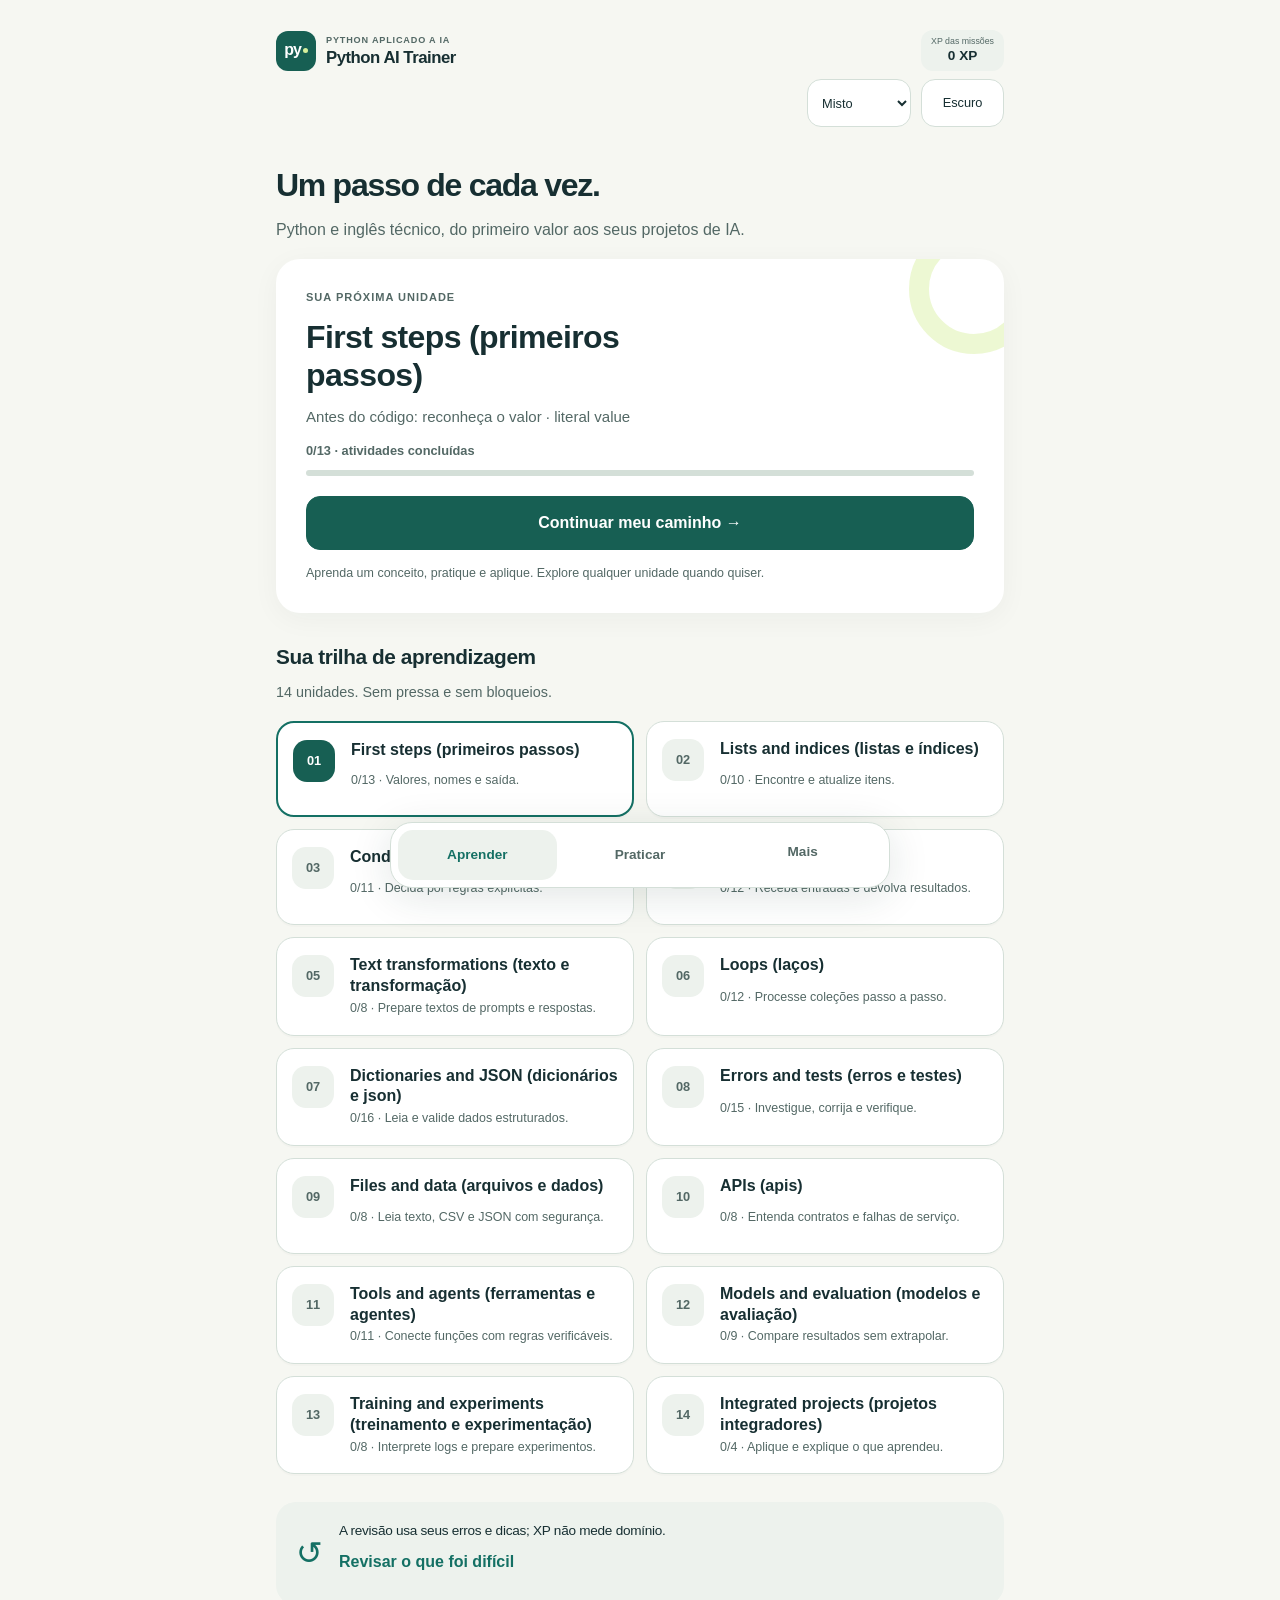
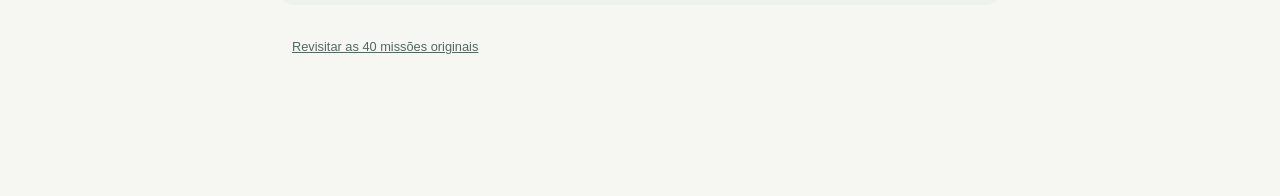
<file: index.html>
<!doctype html>
<html lang="pt-BR"><head><meta charset="utf-8"><meta name="viewport" content="width=device-width, initial-scale=1, viewport-fit=cover"><meta name="theme-color" content="#f6f7f2"><title>Python AI Trainer</title><link rel="icon" href="favicon.svg" type="image/svg+xml"><link rel="stylesheet" href="style.css"><link rel="stylesheet" href="learning/learning.css"><link rel="stylesheet" href="projects/projects.css"><link rel="stylesheet" href="runtime/runtime.css"><link rel="stylesheet" href="experiments/experiments.css"><link rel="stylesheet" href="curriculum/design.css"></head>
<body><p id="storageStatus" role="status" hidden></p><main class="app-shell"><header class="topbar"><span class="brand-mark" aria-hidden="true">py<span>↗</span></span><div class="brand-title"><p id="tagline" class="eyebrow">Python aplicado a IA</p><h1>Python AI Trainer</h1></div><label for="language" id="languageLabel">Idioma</label><select id="language"><option value="pt">Português</option><option value="mixed">Misto</option><option value="en">English</option></select><button id="themeToggle" disabled>Escuro</button><div class="xp-box"><small id="xpScope">XP das missões</small><br><strong id="xp">0 XP</strong></div></header>
<nav id="learningNav" class="learning-nav" aria-label="Áreas de aprendizagem" hidden><button id="vLearnTab">Aprender</button><button id="vPracticeTab">Praticar</button><details id="jMenu"><summary id="jMenuLabel"></summary><div id="jNav" class="learning-nav-links"><button data-area="learn"></button><button data-area="practice"></button><button data-area="projects"></button><button data-area="lab"></button><button data-area="progress"></button></div></details></nav>
<section id="home"><p id="bootStatus" role="status">Preparando o treino / Loading training…</p><h2 id="homeTitle" tabindex="-1">Seu treino</h2><p id="jIntro"></p><button id="jRetry" hidden>Recarregar / Retry</button><section id="jRecommendations" class="learning-card"><p id="vUnitEyebrow" class="eyebrow"></p><h3 id="jNextTitle"></h3><p id="jNextMission"></p><p id="vHeroProgress"></p><div class="progress-track" aria-hidden="true"><div id="vHeroBar" class="progress-bar"></div></div><button id="continue" class="primary">Continuar treino</button><div id="jNext" class="learning-stack"></div><p id="jRecommendationNote" class="description"></p></section>
<section id="curriculumArea" hidden><section id="vPathPanel"><h3 id="vPathTitle" tabindex="-1"></h3><p id="vPathNote" class="description"></p><div id="vPath"></div></section><section id="vUnitPanel" hidden><button id="vBackPath"></button><h2 id="vUnitTitle" tabindex="-1"></h2><p id="vUnitGoal"></p><p id="vUnitPrereq"></p><button id="vPrepareUnit" hidden></button><p id="vUnitCount" class="eyebrow"></p><div id="vUnitLessons"></div><div id="vApply" class="learning-stack"></div><button id="vNextUnit" class="primary"></button></section><section class="review-card"><span aria-hidden="true">↺</span><div><h3 id="vReviewNote"></h3><button id="vReview"></button></div></section><button id="vLegacy" class="text-button"></button></section><article id="jLearn" class="learning-card"><h3 id="jLearnTitle" tabindex="-1"></h3><p id="homeProgress"></p><details><summary id="jLibraryLabel"></summary><p id="jExploreNote"></p><div id="jMissionList" class="learning-stack"></div></details></article>
<article id="jPractice" class="learning-card"><h3 id="jPracticeTitle" tabindex="-1"></h3><p id="jPracticeNote"></p><div class="learning-stack"><button id="runtimeButton">Run Python (executar Python)</button><button id="debugButton"></button><div id="debugList" hidden></div><button id="jDebug"></button><button id="jTesting"></button></div></article>
<article id="jProjects" class="learning-card"><h3 id="jProjectsTitle" tabindex="-1"></h3><p id="jProjectsNote"></p><div class="learning-stack"><button id="projectsButton">Python AI Lab — Projetos</button><button id="jPortfolio"></button></div></article>
<article id="jLab" class="learning-card"><h3 id="jLabTitle" tabindex="-1"></h3><p id="jLabNote"></p><dl id="jModes"></dl><div class="learning-stack"><button id="aiLabButton"></button><button id="experimentsButton">Experimentos de IA</button></div><details id="jAdvancedLab"><summary id="jAdvancedLabel"></summary><button id="modelLabButton" hidden>AI Model Lab</button></details><p id="jKaggleState" class="learning-notice"></p></article>
<article id="jProgress" class="learning-card"><h3 id="jProgressTitle" tabindex="-1"></h3><p id="jProgressNote"></p><div id="jSummary"></div><p id="jXP" class="description"></p><div class="learning-stack"><button id="reviewButton"></button><button id="jSkills"></button><button id="jExport"></button></div><p id="reviewNotice" role="status" aria-live="polite"></p><details><summary id="jEvidenceLabel"></summary><div id="jEvidence"></div></details><button id="reset">Resetar progresso</button></article></section>
<aside id="curriculumBridge" class="learning-card" hidden><h2 id="vBridgeTitle"></h2><p id="vBridgeNote"></p><div id="vBridgeUnits" class="learning-stack"></div></aside><section id="mission" hidden><button id="returnToProject" hidden></button><button id="homeButton">← Início</button><button id="vMissionUnit" hidden></button><div class="progress-card"><p id="module"></p><p id="counter"></p><div class="progress-track"><div id="bar" class="progress-bar"></div></div></div><article class="mission-card"><h2 id="title"></h2><p id="prompt"></p><aside id="vLesson" class="lesson-note" hidden><h3 id="vLessonTitle"></h3><p id="vLessonText"></p></aside><section id="debugPanel" hidden><p id="debugNotice"></p><pre id="debugError"></pre><div id="investigate"></div><p id="investigationFeedback" aria-live="polite"></p></section><pre id="context"></pre><pre id="code"></pre><div id="answer" class="answer"></div><pre id="assembled" class="code-display" hidden></pre><div id="legend" class="legend"></div><section id="glossary" hidden><div id="termDetails"></div><button id="knowTerm"></button><button id="closeGlossary"></button></section><button id="simulate" hidden></button><section id="simulation" hidden><p id="simLabel"></p><pre id="simCode"></pre><p id="simExplanation" aria-live="polite"></p><h3 id="variablesLabel"></h3><pre id="simVariables"></pre><h3 id="outputLabel"></h3><pre id="simOutput"></pre><div class="actions"><button id="prevLine"></button><button id="nextLine"></button><button id="resetSim"></button></div></section><div class="actions"><button id="hint">Dica 1</button><button id="submit" class="primary">Responder</button></div><p id="feedback" role="status" aria-live="polite"></p><details id="vExplanation"><summary id="vExplanationLabel"></summary><p id="vExplanationText"></p></details><button id="next" class="primary" hidden>Próxima missão</button></article><button id="restartModule">Recomeçar módulo</button></section><section id="aiLab" hidden><button id="labHome"></button><h2 id="labTitle"></h2><p id="labNotice"></p><div id="labChoices" class="actions"></div><section id="labFlow" hidden><h3 id="labStage"></h3><pre id="labData"></pre><p id="labExplanation"></p><div id="labActions" class="answer"></div><p id="labFeedback" aria-live="polite"></p><div class="actions"><button id="labPrev"></button><button id="labNext"></button><button id="labRestart"></button></div></section></section><section id="projectsArea" hidden aria-label="Python AI Lab">
  <nav class="project-nav" aria-label="Python AI Lab navigation">
    <button id="pHome"></button><details id="pMenu"><summary id="pMenuLabel"></summary><div class="project-stack"><button id="pHub"></button><button id="pDebug"></button><button id="pTesting"></button><button id="pSkills"></button><button id="pPortfolio"></button></div></details>
  </nav>
  <p id="pXP" class="eyebrow"></p>
  <section id="pListPanel"><h2 id="pListTitle" tabindex="-1"></h2><p id="pListIntro"></p><div id="pList"></div></section>
  <section id="pActivity" hidden>
    <h2 id="pTitle" tabindex="-1"></h2><details id="pObjective"><summary id="pObjectiveLabel"></summary><p id="pGoal"></p><p id="pContext" class="description"></p></details><p id="pProgress"></p>
    <details><summary id="pNavigationSummary">Etapas / Stages</summary><div id="pStepList" class="project-stack"></div></details>
    <article class="mission-card project-stage">
      <h3 id="pStep" tabindex="-1"></h3><p id="pPrompt"></p><button id="pPrepare" hidden></button><pre id="pCode"></pre><pre id="pEvidence" hidden></pre>
      <div id="pAnswers" class="answer"></div>
      <div class="actions"><button id="pHint"></button><button id="pSubmit" class="primary"></button></div>
      <p id="pFeedback" aria-live="polite" role="status"></p>
      <aside id="pSupport" class="project-support" hidden><p id="pSupportText"></p><div class="actions"><button id="pReview"></button><button id="pExample"></button><button id="pProceed"></button></div></aside>
      <div id="pLayers" class="actions"></div><p id="pLayerText" class="project-support" hidden></p>
      <div id="pTerms" class="actions"></div><pre id="pTermText" class="project-support" hidden></pre>
      <div class="actions"><button id="pPrev"></button><button id="pNext" class="primary"></button></div>
    </article>
    <details id="pWorkspace"><summary id="pWorkspaceLabel"></summary><p id="pArtifactSummary"></p><pre id="pArtifact"></pre><pre id="pPreview"></pre><pre id="pSolution"></pre></details>
    <section class="project-card"><button id="pRunTests"></button><p id="pTestsNotice"></p><pre id="pTestsResult" aria-live="polite"></pre></section>
    <details id="pFlow"><summary id="pFlowSummary"></summary><p id="pFlowNotice"></p><div id="pFlowChoices" class="actions"></div><div id="pFlowPath" class="project-stack"></div><h3 id="pFlowTitle"></h3><h4 id="pInputLabel"></h4><pre id="pFlowInput"></pre><h4 id="pOutputLabel"></h4><pre id="pFlowOutput"></pre><p id="pFlowExplanation" aria-live="polite"></p><div class="actions"><button id="pFlowPrev"></button><button id="pFlowNext"></button><button id="pFlowReset"></button></div></details>
    <button id="pPython" hidden></button><p id="pLimit" class="description"></p><button id="pRestart"></button>
  </section>
  <section id="pConclusion" hidden><h2 id="pConclusionTitle" tabindex="-1"></h2><p id="pConclusionResult"></p><p id="pConclusionLimit"></p><div class="actions"><button id="pConclusionPython" hidden></button><button id="pRevisit"></button><button id="pExport"></button></div></section>
  <section id="pPortfolioPanel" hidden><h2 id="pPortfolioTitle" tabindex="-1"></h2><p id="pPortfolioIntro"></p><div id="pPortfolioList"></div></section>
  <section id="pSkillsPanel" hidden><h2 id="pSkillsTitle" tabindex="-1"></h2><p id="pSkillsIntro"></p><div id="pSkillsCards"></div></section>
</section>
<section id="experimentArea" hidden aria-label="AI experiments"></section><section id="runtimeArea" hidden aria-label="Python runtime"></section><section id="modelLabArea" hidden aria-label="AI Model Lab"></section><aside id="learningRelated" class="learning-card" hidden><h2 id="jRelatedTitle"></h2><p id="jRelatedNote"></p><div id="jPreparation"></div><div id="jRelated" class="learning-stack"></div></aside></main>
<script src="core/download.js"></script><script src="core/storage.js"></script><script src="core/progress.js"></script><script src="core/session.js"></script><script src="core/simulation.js"></script><script src="core/content.js"></script><script src="labs.js"></script><script src="game.js"></script><script src="language.js"></script><script src="projects/engine.js"></script><script src="projects/models.js"></script><script src="projects/portfolio.js"></script><script src="projects/flow-view.js"></script><script src="projects/view.js"></script><script src="runtime/content.js"></script><script src="runtime/progress.js"></script><script src="runtime/client.js"></script><script src="runtime/view.js"></script><script src="model-lab/contracts.js"></script><script src="model-lab/kaggle.js"></script><script src="model-lab/state.js"></script><script src="model-lab/view.js"></script><script src="experiments/contracts.js"></script><script src="experiments/state.js"></script><script src="experiments/view.js"></script><script src="learning/engine.js"></script><script src="learning/view.js"></script><script src="curriculum/engine.js"></script><script src="curriculum/view.js"></script><script src="app.js"></script></body></html>
</file>
<file: style.css>
:root{color-scheme:light;--bg:#f6f7f2;--panel:#fff;--card:#edf2ed;--text:#172f32;--muted:#536865;--border:#d4dfd8;--accent:#175f53;--accent-2:#147064;--success:#216b45;--danger:#a52d38;--focus:#086f86;--code:#142b32;--code-text:#e5f2e9}
:root[data-theme=dark]{color-scheme:dark;--bg:#101d22;--panel:#192b30;--card:#21383b;--text:#edf5ed;--muted:#b5c9c4;--border:#385458;--accent:#c2e7a3;--accent-2:#b3e1d4;--success:#b6e4bd;--danger:#ffc7c7;--focus:#a7e3eb;--code:#0a171c;--code-text:#e5f2e9}
*{box-sizing:border-box}body{margin:0;background:var(--bg);color:var(--text);font:16px/1.55 -apple-system,BlinkMacSystemFont,"Segoe UI",sans-serif;-webkit-text-size-adjust:100%}button,select,input,textarea{font:inherit}button,summary,a,select{touch-action:manipulation}button,select,input{min-height:48px;border:1px solid var(--border);border-radius:14px;background:var(--panel);color:var(--text);padding:12px 16px;max-width:100%;overflow-wrap:anywhere;cursor:pointer}button{transition:border-color .15s}button:hover{border-color:var(--accent-2)}button:active{transform:translateY(1px)}button:disabled{opacity:.65;cursor:default}button.primary{background:var(--accent);color:#fff;border-color:var(--accent);font-weight:700}:root[data-theme=dark] button.primary{color:#12312b}button.selected,[aria-pressed=true]{outline:3px solid var(--accent-2);outline-offset:-2px;background:var(--card)}[hidden],.hidden{display:none!important}button:focus-visible,select:focus-visible,summary:focus-visible,a:focus-visible,textarea:focus-visible,[tabindex]:focus-visible{outline:3px solid var(--focus)!important;outline-offset:4px}.app-shell{width:min(100%,760px);margin:auto;padding:20px 18px 130px}.topbar{display:grid;grid-template-columns:40px minmax(0,1fr) auto;gap:8px 10px;align-items:center;margin-bottom:28px}.brand-mark{display:flex;align-items:center;gap:2px;justify-content:center;background:var(--accent);color:#fff;border-radius:12px;width:40px;height:40px;font-weight:800;letter-spacing:-1px}.brand-mark span{font-size:14px}.brand-title h1{font-size:1.05rem;letter-spacing:-.03em;margin:0;line-height:1.3}.eyebrow{font-size:.69rem;letter-spacing:.09em;text-transform:uppercase;font-weight:700;color:var(--muted);margin:0}.topbar #tagline{font-size:.57rem}.xp-box{grid-column:3;grid-row:1;padding:6px 10px;background:var(--card);border-radius:12px;text-align:center;line-height:1.3}.xp-box br{display:none}#xp{font-size:.85rem;display:block}#xpScope{font-size:.55rem;display:block;color:var(--muted)}#languageLabel{position:absolute;width:1px;height:1px;overflow:hidden;clip-path:inset(50%)}#language{grid-column:2;grid-row:2;justify-self:end;min-height:48px;padding:6px 10px;font-size:.8rem;width:104px}#themeToggle{grid-column:3;grid-row:2;min-height:48px;padding:6px 10px;font-size:.8rem}h2{font-size:clamp(1.6rem,6.5vw,2rem);line-height:1.16;letter-spacing:-.04em;margin:0 0 14px}h3{font-size:1.1rem;line-height:1.35;letter-spacing:-.02em;margin:18px 0 8px}p{margin:10px 0;overflow-wrap:anywhere}#homeTitle{max-width:20ch}#jIntro,.description{color:var(--muted)}.learning-card,.mission-card,.progress-card,.legend-card{background:var(--panel);border:1px solid var(--border);border-radius:22px;padding:20px;margin:20px 0;min-width:0}.progress-card{padding:12px 16px}.progress-card p{font-size:.8rem;color:var(--muted);margin:2px 0 8px}.progress-track{height:6px;background:var(--border);overflow:hidden;border-radius:99px}.progress-bar{height:100%;background:var(--accent-2);transition:width .25s;border-radius:99px}.actions{display:grid;grid-template-columns:repeat(2,minmax(0,1fr));gap:10px;margin-top:16px}.answer{display:grid;gap:10px;margin:20px 0}.answer button{text-align:left;padding:15px;line-height:1.5;white-space:pre-wrap;width:100%}pre,.code-display{padding:16px;background:var(--code);color:var(--code-text);border-radius:14px;font:14px/1.7 ui-monospace,SFMono-Regular,Menlo,monospace;max-width:100%;white-space:pre-wrap;word-break:break-word;overflow-wrap:anywhere;margin:16px 0;tab-size:4}.code-display{min-height:72px;border:1px dashed var(--border)}pre:empty{display:none}.legend{font-size:.85rem;color:var(--muted);margin:16px 0}.legend p{margin:6px 0}.legend button{font-size:.8rem;min-height:44px;padding:8px 12px;margin:4px 5px 4px 0;background:var(--card)}details{margin:14px 0}summary{cursor:pointer;min-height:48px;padding:12px 0;line-height:1.4;font-weight:600}#feedback:not(:empty),#storageStatus{background:var(--card);padding:16px;border-radius:14px;line-height:1.6}#feedback[data-kind=correct]{background:#e7f2e4;color:#255334}#feedback[data-kind=wrong]{background:#fff0ed;color:#932f39}#next{width:100%;margin:16px 0 0}#glossary,#simulation,#debugPanel{border:1px solid var(--border);border-radius:16px;padding:16px;margin:16px 0;background:var(--panel)}#simCode span{display:block}.current-line{background:#2f5751;border-left:3px solid #d6ef9c}.learning-stack{display:grid;gap:10px}.learning-stack button{text-align:left}.learning-notice{padding:12px;border-left:3px solid var(--accent-2);background:var(--card)}.learning-card dd{color:var(--muted)}:is(h2,h3)[tabindex]{scroll-margin-top:24px}select,textarea{max-width:100%;min-width:0}#runtimeArea textarea{background:var(--code);color:var(--code-text);font-size:16px}#rStale{color:var(--muted)}#rStatus,#eStatus,#eReportState{border-left-color:var(--accent-2)}#storageStatus{margin:8px;color:var(--text);border:1px solid var(--danger)}@media(max-width:360px){.app-shell{padding:16px 12px 130px}.actions{grid-template-columns:1fr}.mission-card,.learning-card{padding:16px}.topbar{gap:6px}.brand-title h1{font-size:.95rem}}@media(prefers-reduced-motion:reduce){*,*::before,*::after{animation:none!important;transition:none!important;scroll-behavior:auto!important}}
</file>
<file: learning/learning.css>
.app-shell{padding-top:max(12px,env(safe-area-inset-top));padding-right:max(12px,env(safe-area-inset-right));padding-bottom:max(24px,env(safe-area-inset-bottom));padding-left:max(12px,env(safe-area-inset-left))}
.learning-nav{position:sticky;top:0;z-index:5;background:var(--bg);border-bottom:1px solid var(--border);padding:8px 0;margin-bottom:14px}
.learning-nav details{margin:0}.learning-nav summary{min-height:48px;display:list-item;cursor:pointer;padding:12px;border:1px solid var(--border);border-radius:12px;background:var(--card)}
.learning-nav-links{display:grid;grid-template-columns:1fr 1fr;gap:8px;padding:10px 0;max-height:60svh;overflow-y:auto}
.learning-nav-links button[aria-current=page]{border-color:#a5b4fc;outline:2px solid #a5b4fc;outline-offset:-2px}
.learning-card{background:var(--panel);border:1px solid var(--border);border-radius:16px;padding:16px;margin:16px 0;min-width:0;overflow-wrap:anywhere}
.learning-card>h2,.learning-card>h3{margin:0 0 12px}.learning-card p{line-height:1.5}.learning-card details{margin-top:12px}.learning-card summary{min-height:44px;padding:10px 0;cursor:pointer}
.learning-stack{display:grid;gap:10px}.learning-stack button{width:100%;text-align:left;white-space:normal;overflow-wrap:anywhere;min-height:48px}
.learning-card button,.learning-nav button{max-width:100%;white-space:normal;overflow-wrap:anywhere}.learning-card dl{margin:12px 0}.learning-card dt{font-weight:700;margin-top:14px}.learning-card dd{margin:4px 0 12px;color:#cbd5e1;line-height:1.5}
.learning-notice{border-left:3px solid #a5b4fc;padding:10px;background:var(--card)}
#jMissionList{max-height:60svh;overflow-y:auto;padding:4px}#jEvidence article{border-bottom:1px solid var(--border);padding:8px 0}#jPreparation pre{padding:10px;border:1px solid var(--border);border-radius:10px}#jPreparation details{border-bottom:1px solid var(--border)}
#storageStatus{position:relative;z-index:6;padding:12px;margin:0;background:#3b2840;color:#fef3c7;overflow-wrap:anywhere}#xpScope{color:#cbd5e1}
:is(h2,h3)[tabindex]{scroll-margin-top:90px}:is(summary,a,h2,h3):focus-visible{outline:3px solid #a5b4fc;outline-offset:3px}button:disabled{opacity:.7;color:#cbd5e1}
@media(max-width:340px){.learning-nav-links{grid-template-columns:1fr}.learning-card{padding:12px}}
@media(prefers-reduced-motion:reduce){html{scroll-behavior:auto}}
</file>
<file: projects/projects.css>
.project-nav,.project-stack{display:grid;gap:8px;margin:12px 0}.project-nav{grid-template-columns:repeat(2,minmax(0,1fr))}#projectsArea{max-width:100%;min-width:0}#projectsArea button{min-height:48px;white-space:pre-wrap;overflow-wrap:anywhere;max-width:100%;font-size:1rem}#projectsArea pre{font-size:.88rem;max-width:100%;white-space:pre-wrap;overflow-wrap:anywhere;word-break:break-word}#projectsArea p{line-height:1.5;overflow-wrap:anywhere}#projectsArea details,.project-card{padding:14px;margin:12px 0;border:1px solid var(--border);border-radius:14px;background:var(--panel)}#projectsArea summary{min-height:44px;cursor:pointer;font-weight:600;line-height:1.5;overflow-wrap:anywhere}.project-card h3{margin-top:0}.project-stage{margin:12px 0}.project-support{border-left:3px solid #a5b4fc;background:var(--card);padding:12px;margin:12px 0}.project-stack [aria-current=step],#pFlowPath [aria-current=step]{outline:2px solid #a5b4fc;background:#39317d}.project-stack button{text-align:left}#pFlowPath button:not(:last-child)::after{content:' ↓';color:#c7d2fe}.flow-warning{border-left:3px solid #f59e0b;padding-left:12px}#storageStatus{margin:8px;padding:12px;border:1px solid #f59e0b;border-radius:8px;line-height:1.4}#pAnswers button[disabled]{opacity:1;cursor:default}#pAnswers button[disabled]:not(.selected){opacity:.6}#returnToProject{margin:8px 0;min-height:48px}@media(max-width:360px){.project-nav{grid-template-columns:1fr}.project-card,#projectsArea details{padding:10px}}@media(prefers-reduced-motion:reduce){#projectsArea *{scroll-behavior:auto!important;transition:none!important}}
#projectsArea .project-nav>details{margin:0;padding:10px;align-self:start}#projectsArea .project-nav>details>summary{min-height:28px}#pTestsResult{line-height:1.7}#pStep,#pTitle,#pConclusionTitle{scroll-margin-top:12px}
</file>
<file: runtime/runtime.css>
#runtimeArea,#modelLabArea{width:100%;min-width:0;overflow-wrap:anywhere}#runtimeArea textarea,#runtimeArea select,#modelLabArea select{display:block;width:100%;max-width:100%;min-width:0;margin:8px 0}#runtimeArea textarea{box-sizing:border-box;background:#090f1d;color:var(--text);border:1px solid var(--border);border-radius:10px;padding:10px;font:16px/1.5 ui-monospace,SFMono-Regular,Menlo,monospace;resize:vertical;tab-size:4;white-space:pre-wrap;overflow-wrap:anywhere}#runtimeArea label{display:block;margin-top:10px}#runtimeArea button,#modelLabArea button{max-width:100%;white-space:pre-wrap;overflow-wrap:anywhere}#runtimeArea details,#rLinePanel,#rResult,#modelLabArea article{border:1px solid var(--border);border-radius:12px;padding:12px;margin:12px 0;background:var(--panel)}#runtimeArea pre,#modelLabArea pre{font-size:14px;line-height:1.5}#rStatus{padding:12px;border-left:4px solid var(--accent-2);background:var(--panel)}#rCases p{margin:8px 0}#rStale{color:#fbbf24}#runtimeArea textarea:focus-visible{outline:3px solid #a5b4fc;outline-offset:2px}#rChoices button{font-family:ui-monospace,SFMono-Regular,Menlo,monospace}#rHome,#rBack{margin:4px 0}#modelLabArea label{display:block;margin:10px 0}#modelLabArea .actions{grid-template-columns:1fr}#modelLabArea input{font:inherit;max-width:100%;width:100%;min-height:48px;color:var(--text);background:var(--card);border:1px solid var(--border);border-radius:10px;padding:8px}
</file>
<file: experiments/experiments.css>
#experimentArea{min-width:0;overflow-wrap:anywhere}#experimentArea button{max-width:100%;min-height:48px;white-space:normal;overflow-wrap:anywhere}#experimentArea article,#experimentArea details,#eResult{padding:12px;margin:12px 0;border:1px solid var(--border);border-radius:12px;background:var(--panel)}#experimentArea select{display:block;min-width:0;width:100%;max-width:100%;margin:8px 0}#experimentArea label{display:block;margin:8px 0}#experimentArea pre{max-width:100%;font-size:14px;line-height:1.5;white-space:pre-wrap;overflow-wrap:anywhere}#eStatus,#eReportState{padding:10px;border-left:4px solid var(--accent-2);background:var(--panel)}#experimentArea .actions{grid-template-columns:1fr}#eFeedback{padding:8px}#eNotebook{max-height:65vh;overflow-y:auto}#eSource{font-size:.9rem}#eNav button[aria-current=step]{outline:2px solid var(--accent-2)}
</file>
<file: curriculum/design.css>
/* The final visual layer also unifies preserved advanced modules. */
.app-shell{padding-top:max(18px,env(safe-area-inset-top));padding-right:max(16px,env(safe-area-inset-right));padding-left:max(16px,env(safe-area-inset-left));padding-bottom:calc(125px + env(safe-area-inset-bottom))}.learning-nav{position:fixed;top:auto;bottom:max(12px,env(safe-area-inset-bottom));left:50%;transform:translateX(-50%);width:min(calc(100% - 24px),500px);z-index:20;display:grid;grid-template-columns:1fr 1fr 1fr;gap:4px;border:1px solid var(--border);border-radius:22px;background:var(--panel);padding:7px;box-shadow:0 8px 40px #16382d20;margin:0}.learning-nav>button,.learning-nav summary{min-height:50px;background:transparent;border:0;border-radius:15px;text-align:center;font-size:.85rem;font-weight:700;padding:12px 4px;display:block;color:var(--muted)}.learning-nav>button[aria-current=page]{background:var(--card);color:var(--accent-2)}.learning-nav details{margin:0}.learning-nav summary::-webkit-details-marker{display:none}.learning-nav summary::marker{content:''}.learning-nav-links{position:absolute;bottom:76px;left:0;right:0;background:var(--panel);border:1px solid var(--border);border-radius:20px;padding:12px;box-shadow:0 12px 36px #16382d24;display:grid;grid-template-columns:1fr;max-height:65svh;overflow:auto}.learning-nav-links button{text-align:left}.learning-nav-links button[aria-current=page]{outline-color:var(--accent-2);color:var(--accent-2)}#jRecommendations{background:var(--panel);border:0;border-radius:24px;padding:22px;box-shadow:0 6px 28px #18322b0b;position:relative;overflow:hidden}#jRecommendations::before{content:'';position:absolute;width:90px;height:90px;right:-35px;top:-35px;border:20px solid #d6ef9c70;border-radius:50%;pointer-events:none}#jNextTitle{font-size:1.5rem;line-height:1.2;max-width:18ch;margin:12px 0;position:relative}#jNextMission{color:var(--muted);font-size:.94rem;margin-bottom:12px}#vHeroProgress{font-size:.8rem;font-weight:600;color:var(--muted)}#continue{width:100%;margin:20px 0 4px;min-height:54px}#jRecommendationNote{font-size:.78rem;line-height:1.5;margin-bottom:0}#vPathTitle{font-size:1.3rem;margin-top:30px}#vPathNote{font-size:.9rem;margin-bottom:18px}#vPath{display:grid;gap:12px}.unit-node{display:grid;grid-template-columns:44px minmax(0,1fr);gap:2px 14px;text-align:left;border-radius:18px;padding:17px 15px;position:relative;min-height:96px;background:var(--panel);width:100%;box-shadow:0 2px 0 #132e2404}.unit-number{grid-row:1/3;background:var(--card);height:42px;width:42px;display:grid;place-items:center;border-radius:14px;color:var(--muted);font-size:.8rem;font-weight:800}.unit-name{font-size:1rem;font-weight:700;line-height:1.3}.unit-note{font-size:.78rem;line-height:1.5;color:var(--muted)}.unit-current{border:2px solid var(--accent-2)}.unit-current .unit-number{background:var(--accent);color:#fff}:root[data-theme=dark] .unit-current .unit-number{color:#193a30}.review-card{display:flex;gap:16px;align-items:center;padding:20px;background:var(--card);border-radius:20px;margin:28px 0 18px}.review-card>span{font-size:2rem;color:var(--accent-2)}.review-card h3{font-size:.85rem;font-weight:500;margin:0}.review-card button{border:0;padding:8px 0;background:transparent;color:var(--accent-2);text-align:left;font-weight:700;min-height:44px}.text-button{border:0;background:none;color:var(--muted);text-decoration:underline;font-size:.8rem}#vBackPath{margin:8px 0 24px}#vUnitGoal{color:var(--muted)}#vUnitLessons{display:grid;gap:10px;margin:22px 0}.lesson-row{display:grid;grid-template-columns:30px minmax(0,1fr);gap:3px 12px;align-items:start;text-align:left;padding:16px;border-radius:16px;width:100%}.lesson-number{grid-row:1/3;background:var(--card);border-radius:50%;height:28px;width:28px;display:grid;place-items:center;font-size:.75rem;color:var(--accent-2);font-weight:700}.lesson-name{font-weight:650;font-size:.95rem;line-height:1.35}.lesson-mode{font-size:.75rem;color:var(--muted)}#vApply{margin:24px 0}#vLesson{padding:15px 18px;border-left:3px solid var(--accent-2);border-radius:0 14px 14px 0;background:var(--card);font-size:.9rem;margin:18px 0}#vLesson h3{font-size:.75rem;text-transform:uppercase;letter-spacing:.04em;color:var(--accent-2);margin:0 0 4px}#vLesson p{margin:0}#mission>.progress-card{background:none;border:0;padding:10px 0}#mission>.mission-card{border:0;box-shadow:0 4px 30px #16382d08}#mission .mission-card h2{font-size:1.45rem;line-height:1.25}#prompt{font-size:1rem;line-height:1.6}.answer button{position:relative}.answer button.selected{background:var(--card);border-color:var(--accent-2)}#vExplanation{font-size:.88rem;color:var(--muted)}#vExplanation summary{color:var(--accent-2)}#learningRelated{border-style:dashed;background:transparent}.project-card,#projectsArea details,#runtimeArea details,#modelLabArea article,#experimentArea article,#experimentArea details{border-radius:18px;background:var(--panel);padding:18px}.project-support,.project-stack [aria-current=step],#pFlowPath [aria-current=step]{border-color:var(--accent-2);background:var(--card);outline-color:var(--accent-2);color:var(--text)}#projectsArea .project-nav>details>summary{min-height:44px}#runtimeArea textarea{background:var(--code);color:var(--code-text)}#jModes dd,#xpScope{color:var(--muted)}#curriculumBridge{font-size:.9rem}#curriculumBridge h2{font-size:1.15rem}button:disabled{color:var(--muted)}button.primary:disabled{color:white}:root[data-theme=dark] button.primary:disabled{color:#173c2e}body:has(textarea:focus) .learning-nav{visibility:hidden;pointer-events:none}#home>article>h3{font-size:1.6rem}#jMissionList{max-height:65svh}.learning-card dd{color:var(--muted)}@media(min-width:700px){.app-shell{padding-top:30px}.topbar{margin-bottom:40px}#vPath{grid-template-columns:1fr 1fr}#jRecommendations{padding:30px}#jNextTitle{font-size:2rem}#vUnitLessons{max-width:620px;margin-left:auto;margin-right:auto}}@media(max-width:340px){.app-shell{padding-left:12px;padding-right:12px}.learning-card,.project-card,#projectsArea details,#runtimeArea details,#experimentArea details{padding:14px}.unit-node{padding:14px 12px;gap:2px 10px}.brand-title h1{font-size:.87rem}.xp-box{padding:6px}#jNextTitle{font-size:1.35rem}}@media(prefers-reduced-motion:reduce){*{transition:none!important;scroll-behavior:auto!important}}
.brand-mark span{font-size:0;display:block;width:5px;height:5px;border-radius:50%;background:#d6ef9c}#mission:has(#vLesson:not([hidden])) #legend>p{display:none}
:root[data-theme=dark] .brand-mark{color:#12312b}:root[data-theme=dark] .brand-mark span{background:#175f53}#vPrepareUnit{margin:8px 0}#vNextUnit{width:100%;margin:12px 0 20px}#pPrepare{background:var(--card);color:var(--accent-2);font-size:.85rem}

#rStale{color:var(--muted)}
</file>
